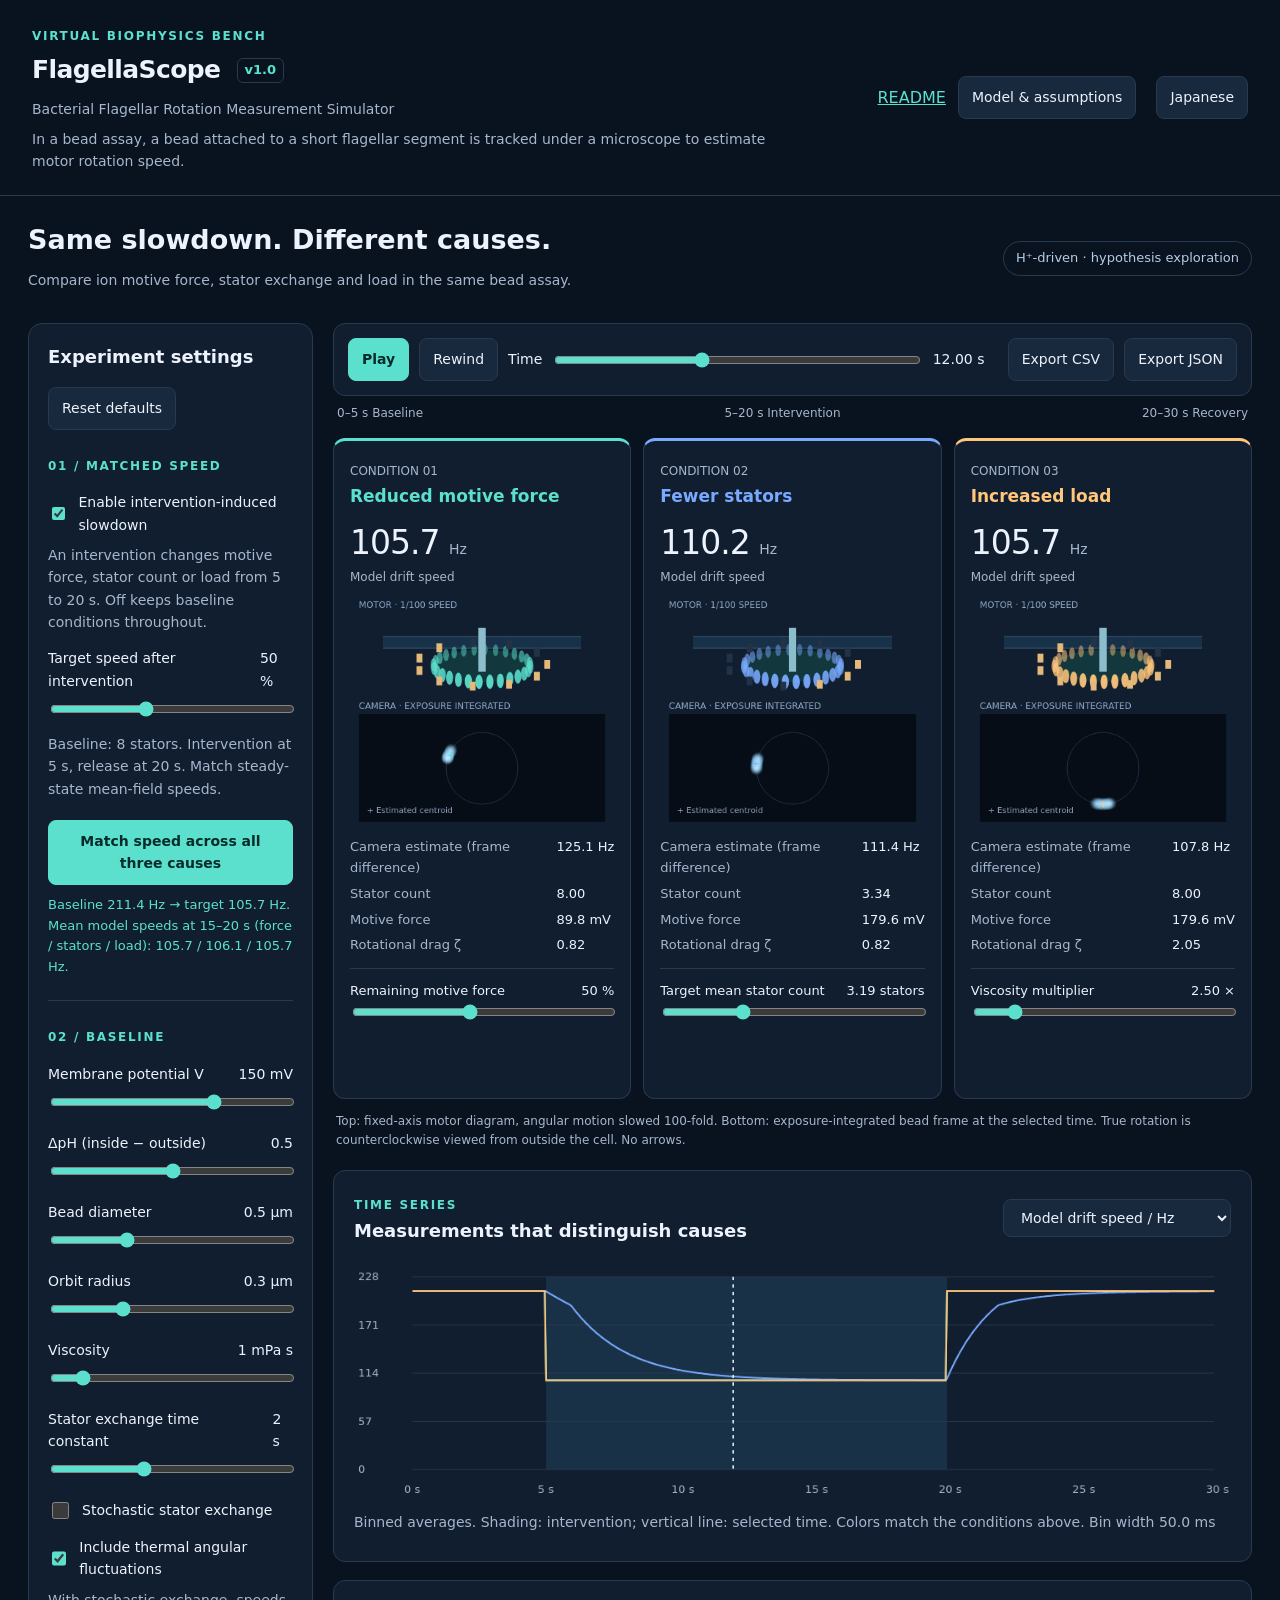
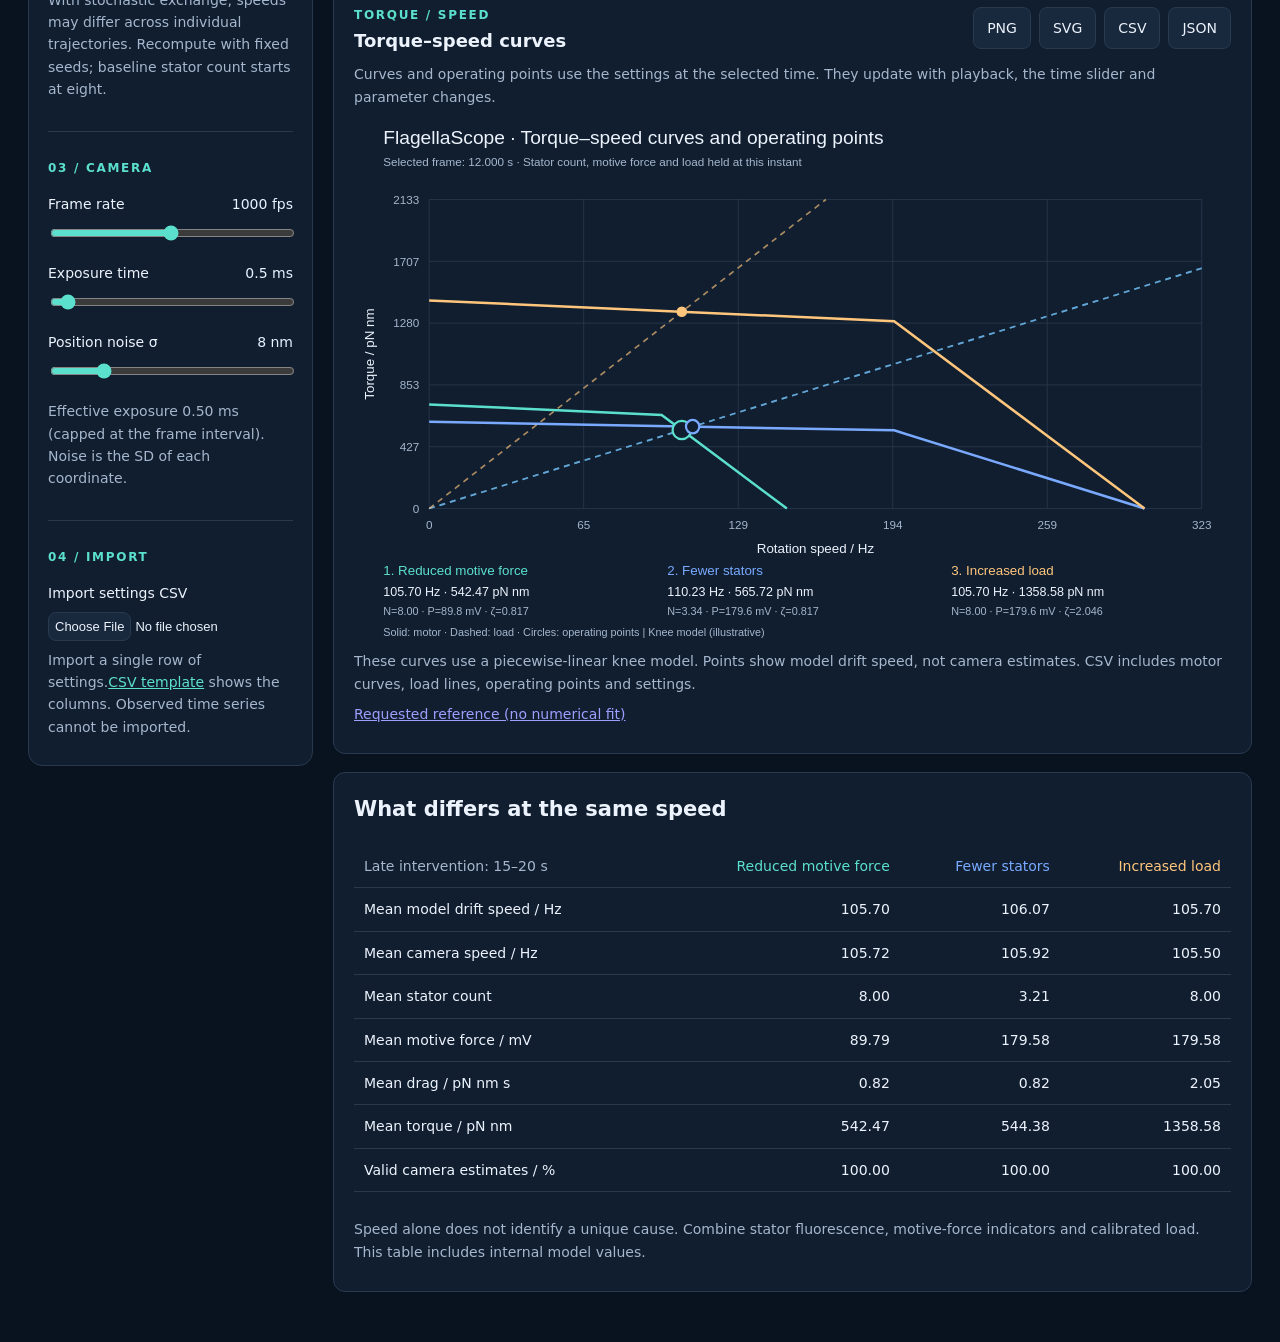
<file: index.html>
<!doctype html>
<html lang="en"><head><meta charset="utf-8"><meta name="viewport" content="width=device-width,initial-scale=1"><title>FlagellaScope — Bacterial Flagellar Rotation Measurement Simulator</title><meta name="description" content="Compare identical slowdowns caused by motive force, stator count and load in a virtual bead assay."><link rel="icon" type="image/svg+xml" href="data:image/svg+xml,%3Csvg xmlns='http://www.w3.org/2000/svg' viewBox='0 0 32 32'%3E%3Crect width='32' height='32' rx='8' fill='%230c1828'/%3E%3Ccircle cx='16' cy='16' r='10' fill='none' stroke='%235ce0ce' stroke-width='3'/%3E%3Ccircle cx='23' cy='9' r='4' fill='%23ffc67c'/%3E%3C/svg%3E"><link rel="stylesheet" href="style.css"></head><body>
<header><div><span class="kicker">VIRTUAL BIOPHYSICS BENCH</span><h1>FlagellaScope <span class="version-tag">v1.0</span></h1><p>バクテリアべん毛回転計測シミュレーター</p><p class="assay-note">ビーズアッセイでは、べん毛の短い部分にビーズを付け、顕微鏡でビーズの回転を追ってモーターの回転速度を推定します。</p></div><div class="header-actions"><a href="README.html" target="_blank" rel="noopener">README</a><button id="modelButton">モデルと仮定</button></div></header>
<main><section class="intro"><div><h2>同じ速度低下。異なる原因。</h2><p>イオン駆動力・固定子交換・負荷を、同じビーズ実験で比較する。</p></div><span class="badge">H⁺駆動・仮説検討用モデル</span></section>
<div class="bench"><aside class="controls"><div class="section-head"><h2>実験条件</h2><button id="reset">初期値</button></div>
<div class="control-group"><span class="kicker">01 / MATCHED SPEED</span><label class="check"><input type="checkbox" id="interventionEnabled" checked>介入による低速化を有効にする</label><p>介入とは、5〜20秒に駆動力・固定子数・負荷のいずれかを変える仮想操作です。オフでは全期間を基準条件で計算します。</p><label for="target">介入後の目標速度 <output id="targetOut"></output></label><input id="target" type="range" min="25" max="90" step="5" value="50"><p>基準の固定子数は8。5秒で介入、20秒で解除。3条件の定常平均場速度を揃えます。</p><button id="match" class="primary">3つの原因を同じ速度に揃える</button><div id="matchStatus" role="status"></div></div>
<div class="control-group"><span class="kicker">02 / BASELINE</span><div id="baseControls"></div><label class="check"><input type="checkbox" id="stochastic">固定子交換を確率的にする</label><label class="check"><input type="checkbox" id="thermal" checked>回転の熱ゆらぎを加える</label><p>確率的交換を有効にすると、単一軌跡の速度一致は崩れることがあります。同じ乱数シードで再計算し、基準区間の固定子数は8に固定します。</p></div>
<div class="control-group"><span class="kicker">03 / CAMERA</span><div id="cameraControls"></div><p id="exposureNote"></p></div><div class="control-group"><span class="kicker">04 / IMPORT</span><label for="conditionsFile">実験条件CSVを読み込む</label><input id="conditionsFile" type="file" accept=".csv,text/csv"><p>1行の設定値を読み込みます。<a href="conditions-template.csv" download>CSVテンプレート</a>を参照してください。観測時系列の読み込みではありません。</p><p id="importStatus" role="status" aria-live="polite"></p></div>
</aside>
<section class="workspace"><div class="transport"><button id="play" class="primary">再生</button><button id="restart">先頭へ</button><label for="time">時刻</label><input id="time" type="range" min="0" max="30" step="0.05" value="12"><output id="timeOut">12.00 s</output><button id="csv">CSV保存</button><button id="json">JSON保存</button></div>
<div class="timeline-labels"><span>0–5 s 基準</span><span>5–20 s 介入</span><span>20–30 s 回復</span></div>
<div class="lanes" id="lanes"></div>
<p class="view-note">上：軸方向を固定したモーター図（回転のみ1/100速）。下：露光積算したビーズ像（選択時刻のカメラフレーム）。矢印なし。真の回転は細胞外側から見て反時計回りです。</p>
<section class="plot-panel"><div class="section-head"><div><span class="kicker">TIME SERIES</span><h2>原因を見分ける観測量</h2></div><select id="metric" aria-label="時系列の表示項目"><option value="speed">真の回転速度 / Hz</option><option value="measured">カメラ推定速度 / Hz</option><option value="n">固定子数</option><option value="pmf">イオン駆動力 / mV</option><option value="drag">回転抵抗 / pN nm s</option><option value="torque">トルク / pN nm</option></select></div><canvas id="chart" width="1050" height="290" role="img" aria-label="3条件の時系列比較"></canvas><p id="plotNote"></p></section>
<section class="plot-panel"><div class="section-head"><div><span class="kicker">TORQUE / SPEED</span><h2>トルク–スピード曲線</h2></div><div class="plot-actions"><button id="torque-png" type="button">PNG</button><button id="torque-svg" type="button">SVG</button><button id="torque-csv" type="button">CSV</button><button id="torque-json" type="button">JSON</button></div></div><p>選択時刻の設定値から計算した曲線と動作点です。時刻スライダー・再生・条件変更に連動します。</p><div id="torquePlot" class="torque-plot"></div><p>kneeを持つ区分線形モデルによる曲線です。カメラ推定値ではなくモデルのドリフト速度を示します。CSVには曲線・負荷直線・動作点と設定値を含みます。</p><p><a href="https://www.pnas.org/doi/10.1073/pnas.0507959103" target="_blank" rel="noopener noreferrer">指定参考論文（数値フィット未実施）</a></p><p id="torqueExportStatus" role="status"></p></section>
<section class="comparison"><h2>同じ速度でも、ここが違う</h2><div class="table-wrap"><table><thead><tr><th>介入終盤 15–20 s</th><th>駆動力低下</th><th>固定子減少</th><th>負荷増加</th></tr></thead><tbody id="summary"></tbody></table></div><p>速度だけでは原因を一意に決められません。固定子蛍光、駆動力の指標、負荷の校正を組み合わせる仮想実験です。比較表はシミュレーター内部の真値を含みます。</p></section>
</section></div></main>
<dialog id="model"><div class="modal"><button id="closeModel" class="close" aria-label="閉じる">×</button><span class="kicker">MODEL / v1.0</span><h2>計算式と適用範囲</h2><p>特定菌種・変異株の実測値にフィットしたモデルではありません。H⁺駆動モーターを想定した、原因比較のための現象論的モデルです。Na⁺駆動、反転スイッチング、壁面補正、細胞体負荷、フックの弾性は含みません。</p>
<h3>駆動力と力学</h3><p>25 °C、V = ψ外 − ψ内、ΔpH = pH内 − pH外 と定義。内向き駆動力 P = max(0, V + 59.16 ΔpH) mV。p = P / 180。</p><p>標準はkneeを持つ区分線形モデルです。τ₀ = 180Np、f₀ = 300p、fₖ = 0.65f₀。0 ≤ f ≤ fₖ では τ = τ₀(1 − 0.1f/fₖ)、fₖ &lt; f ≤ f₀ では τ = 0.9τ₀(f₀ − f)/(f₀ − fₖ)、f ≥ f₀ では τ = 0。負荷 τ = 2πζf との交点を両区間で解析的に計算します。P = 0 または N = 0 では f = 0。係数180 pN nm、300 Hz、knee比0.65、kneeトルク比0.9は例示用の仮定であり、指定論文の図を数値化・フィットした値ではありません。knee・無負荷速度は駆動力に比例し、固定子数には依存しないと仮定します。</p><p>球形ビーズ半径 a、回転半径 r、粘度 η を使い ζ = 6πηar² + 8πηa³。入力単位が μm、mPa s のとき、結果は pN nm s。ビーズが軌道を周回し、自身も同じ角速度で回転する剛結合を仮定します。壁面近傍の実験への直接適用はできません。</p>
<h3>同じ速度への自動設定</h3><p>目標は f* = q fᵦ。駆動力は基準のq倍、固定子平均数は N* = 2πζf* / τ(1,p,f*)、負荷は ζ* = τ(8,p,f*) / (2πf*) に設定します。ここでτは上記kneeモデルです。初期状態では決定論的な平均場モデルを使って3条件の速度を揃えます。確率的な整数固定子数を有効にすると、単一軌跡の15–20秒平均は目標から大きくずれる場合があります。駆動力が0のときは3原因を区別できません。</p>
<h3>固定子の交換</h3><p>最大11サイト。結合率 (11 − N)N* / (11tᵣ)、解離率 N(11 − N*) / (11tᵣ)。平均は時定数 tᵣ で N* に近づきます。負荷に応じたリクルートメントや駆動力による結合安定性の変化は本版では切り離し、原因を比較します。これらの速度定数は教育用の設定値です。確率的交換をオフにすると、交換停止ではなく連続的な平均場緩和になります。</p>
<h3>観察モデル</h3><p>角度は dθ = 2πf dt + √(2kBT/ζ)dW、kBT = 4.116 pN nm。「真の速度」はその時刻の固定子数・負荷・駆動力から求まるドリフト速度 f で、熱ゆらぎを含む角度差速度とは異なります。内部刻み0.25 ms。露光中のビーズ座標を複素平面で台形積分し、x・yに独立なガウス位置ノイズを加えます。隣接フレームの主値角度差（−π〜π）から速度を推定するため、|f| &gt; fps/2 では折り返しが起こります。露光による正規化像半径が0.15未満のフレーム対は欠測とします。完全な顕微鏡光学像や光子統計の再現ではありません。</p><p>固定子乱数シードは12345、23456、34567。熱ゆらぎは各値に199、カメラは99を加えた独立シード。CSVは各カメラフレームの真値・推定値と条件を含みます。結果は仮説の比較用で、実験から原因を診断するものではありません。</p></div></dialog>
<script src="i18n.js"></script><script src="model.js"></script><script src="conditions.js"></script><script src="torque.js"></script><script src="app.js"></script></body></html>
</file>
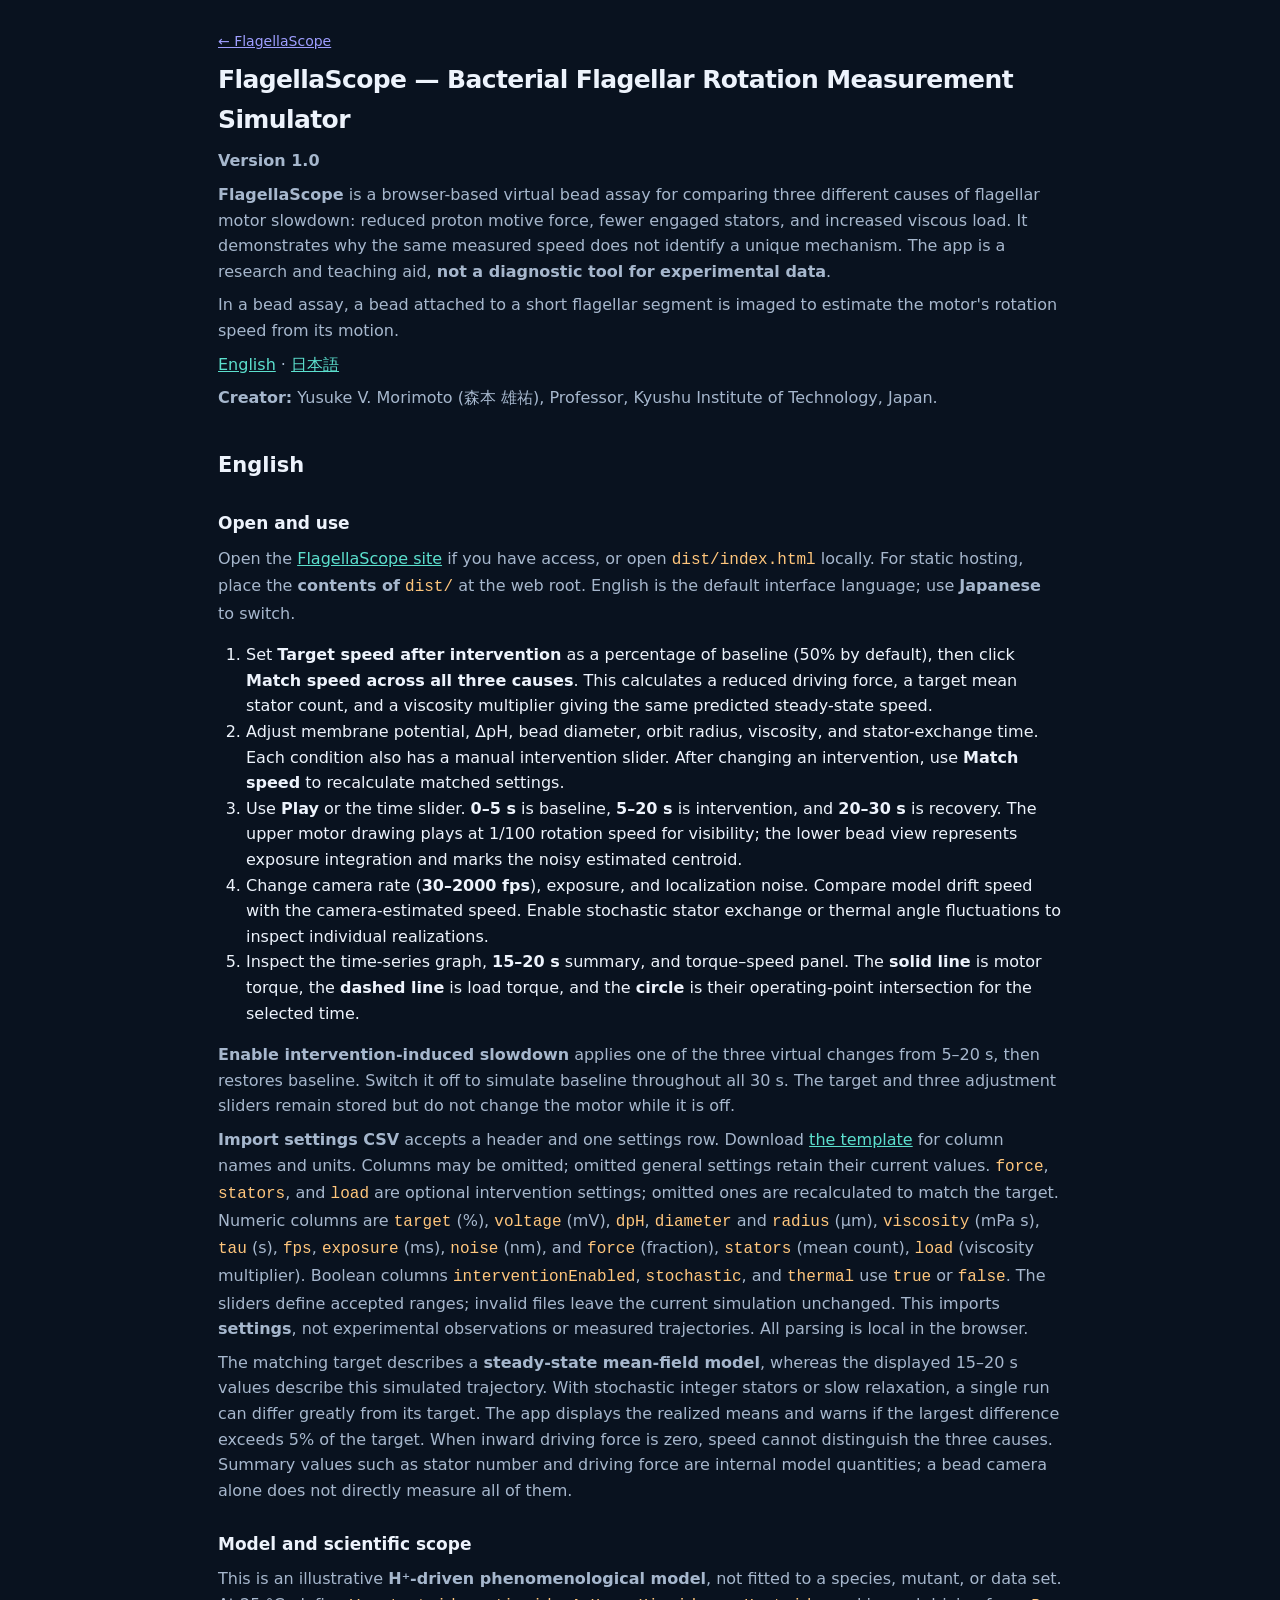
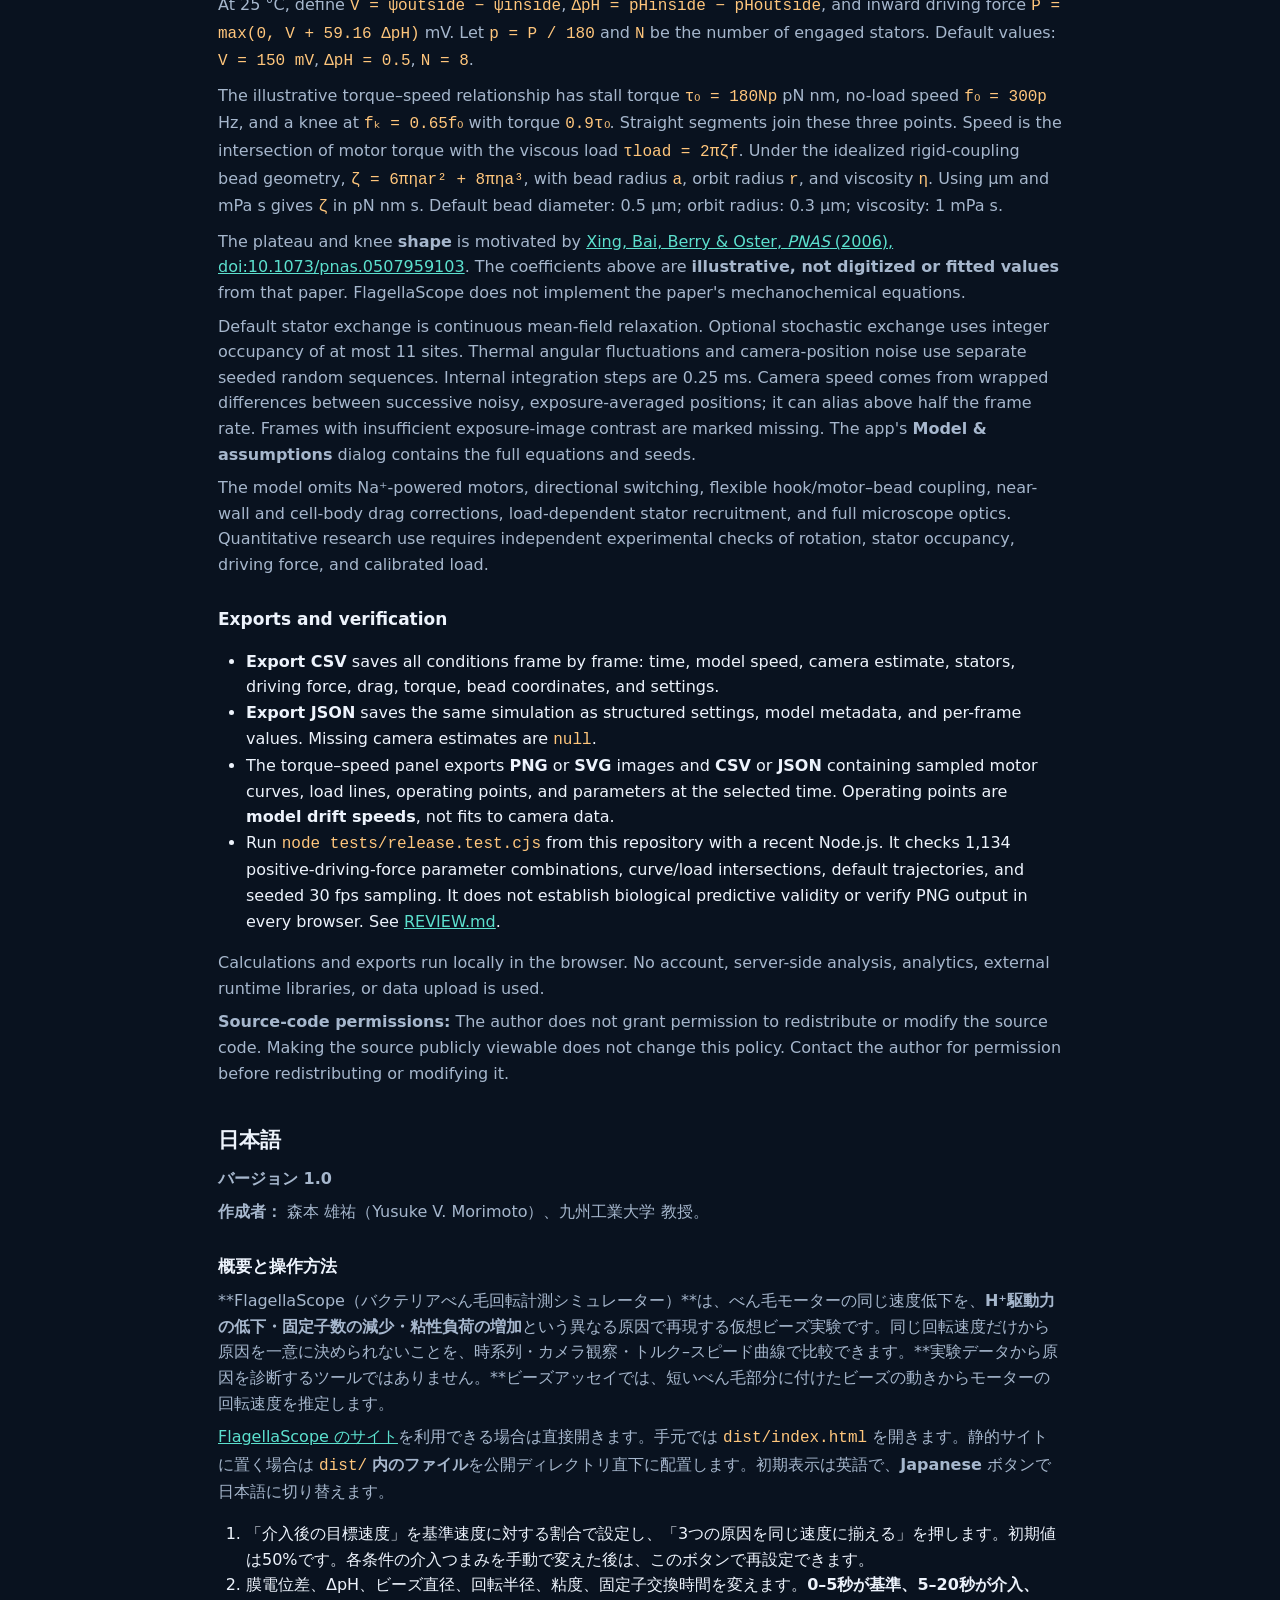
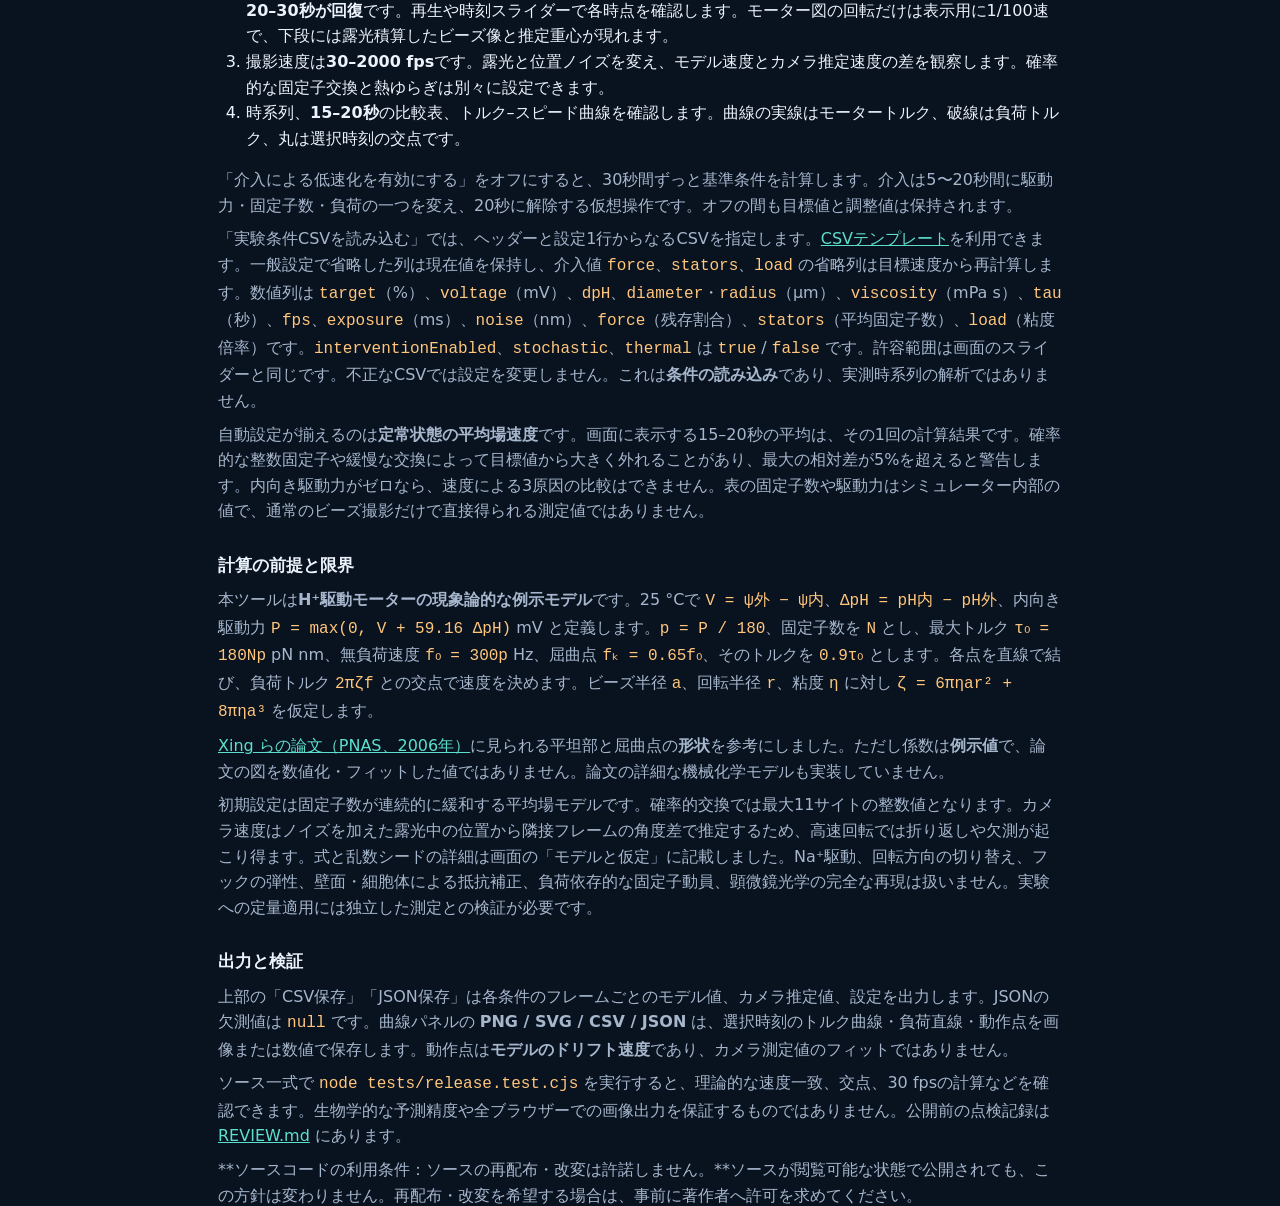
<file: README.html>
<!doctype html><html lang="en"><meta charset="utf-8"><meta name="viewport" content="width=device-width, initial-scale=1"><title>FlagellaScope README</title><link rel="stylesheet" href="style.css"><style>main{max-width:900px}article{overflow-wrap:anywhere}article p,article li{font-size:16px}article h2{margin-top:38px}article h3{margin-top:28px}article a{color:var(--green)}article code{color:var(--orange)}article ol,article ul{padding-left:28px}</style><main><p><a href="index.html">← FlagellaScope</a></p><article><h1>FlagellaScope — Bacterial Flagellar Rotation Measurement Simulator</h1>
<p><strong>Version 1.0</strong></p>
<p><strong>FlagellaScope</strong> is a browser-based virtual bead assay for comparing three different causes of flagellar motor slowdown: reduced proton motive force, fewer engaged stators, and increased viscous load. It demonstrates why the same measured speed does not identify a unique mechanism. The app is a research and teaching aid, <strong>not a diagnostic tool for experimental data</strong>.</p>
<p>In a bead assay, a bead attached to a short flagellar segment is imaged to estimate the motor&#39;s rotation speed from its motion.</p>
<p><a href="#english">English</a> · <a href="#%E6%97%A5%E6%9C%AC%E8%AA%9E">日本語</a></p>
<p><strong>Creator:</strong> Yusuke V. Morimoto (森本 雄祐), Professor, Kyushu Institute of Technology, Japan.</p>
<h2>English</h2>
<h3>Open and use</h3>
<p>Open the <a href="https://motor-causality-lab.yvm001.chatgpt.site">FlagellaScope site</a> if you have access, or open <code>dist/index.html</code> locally. For static hosting, place the <strong>contents of</strong> <code>dist/</code> at the web root. English is the default interface language; use <strong>Japanese</strong> to switch.</p>
<ol>
<li>Set <strong>Target speed after intervention</strong> as a percentage of baseline (50% by default), then click <strong>Match speed across all three causes</strong>. This calculates a reduced driving force, a target mean stator count, and a viscosity multiplier giving the same predicted steady-state speed.</li>
<li>Adjust membrane potential, ΔpH, bead diameter, orbit radius, viscosity, and stator-exchange time. Each condition also has a manual intervention slider. After changing an intervention, use <strong>Match speed</strong> to recalculate matched settings.</li>
<li>Use <strong>Play</strong> or the time slider. <strong>0–5 s</strong> is baseline, <strong>5–20 s</strong> is intervention, and <strong>20–30 s</strong> is recovery. The upper motor drawing plays at 1/100 rotation speed for visibility; the lower bead view represents exposure integration and marks the noisy estimated centroid.</li>
<li>Change camera rate (<strong>30–2000 fps</strong>), exposure, and localization noise. Compare model drift speed with the camera-estimated speed. Enable stochastic stator exchange or thermal angle fluctuations to inspect individual realizations.</li>
<li>Inspect the time-series graph, <strong>15–20 s</strong> summary, and torque–speed panel. The <strong>solid line</strong> is motor torque, the <strong>dashed line</strong> is load torque, and the <strong>circle</strong> is their operating-point intersection for the selected time.</li>
</ol>
<p><strong>Enable intervention-induced slowdown</strong> applies one of the three virtual changes from 5–20 s, then restores baseline. Switch it off to simulate baseline throughout all 30 s. The target and three adjustment sliders remain stored but do not change the motor while it is off.</p>
<p><strong>Import settings CSV</strong> accepts a header and one settings row. Download <a href="conditions-template.csv">the template</a> for column names and units. Columns may be omitted; omitted general settings retain their current values. <code>force</code>, <code>stators</code>, and <code>load</code> are optional intervention settings; omitted ones are recalculated to match the target. Numeric columns are <code>target</code> (%), <code>voltage</code> (mV), <code>dpH</code>, <code>diameter</code> and <code>radius</code> (μm), <code>viscosity</code> (mPa s), <code>tau</code> (s), <code>fps</code>, <code>exposure</code> (ms), <code>noise</code> (nm), and <code>force</code> (fraction), <code>stators</code> (mean count), <code>load</code> (viscosity multiplier). Boolean columns <code>interventionEnabled</code>, <code>stochastic</code>, and <code>thermal</code> use <code>true</code> or <code>false</code>. The sliders define accepted ranges; invalid files leave the current simulation unchanged. This imports <strong>settings</strong>, not experimental observations or measured trajectories. All parsing is local in the browser.</p>
<p>The matching target describes a <strong>steady-state mean-field model</strong>, whereas the displayed 15–20 s values describe this simulated trajectory. With stochastic integer stators or slow relaxation, a single run can differ greatly from its target. The app displays the realized means and warns if the largest difference exceeds 5% of the target. When inward driving force is zero, speed cannot distinguish the three causes. Summary values such as stator number and driving force are internal model quantities; a bead camera alone does not directly measure all of them.</p>
<h3>Model and scientific scope</h3>
<p>This is an illustrative <strong>H⁺-driven phenomenological model</strong>, not fitted to a species, mutant, or data set. At 25 °C, define <code>V = ψoutside − ψinside</code>, <code>ΔpH = pHinside − pHoutside</code>, and inward driving force <code>P = max(0, V + 59.16 ΔpH)</code> mV. Let <code>p = P / 180</code> and <code>N</code> be the number of engaged stators. Default values: <code>V = 150 mV</code>, <code>ΔpH = 0.5</code>, <code>N = 8</code>.</p>
<p>The illustrative torque–speed relationship has stall torque <code>τ₀ = 180Np</code> pN nm, no-load speed <code>f₀ = 300p</code> Hz, and a knee at <code>fₖ = 0.65f₀</code> with torque <code>0.9τ₀</code>. Straight segments join these three points. Speed is the intersection of motor torque with the viscous load <code>τload = 2πζf</code>. Under the idealized rigid-coupling bead geometry, <code>ζ = 6πηar² + 8πηa³</code>, with bead radius <code>a</code>, orbit radius <code>r</code>, and viscosity <code>η</code>. Using μm and mPa s gives <code>ζ</code> in pN nm s. Default bead diameter: 0.5 μm; orbit radius: 0.3 μm; viscosity: 1 mPa s.</p>
<p>The plateau and knee <strong>shape</strong> is motivated by <a href="https://doi.org/10.1073/pnas.0507959103">Xing, Bai, Berry &amp; Oster, <em>PNAS</em> (2006), doi:10.1073/pnas.0507959103</a>. The coefficients above are <strong>illustrative, not digitized or fitted values</strong> from that paper. FlagellaScope does not implement the paper&#39;s mechanochemical equations.</p>
<p>Default stator exchange is continuous mean-field relaxation. Optional stochastic exchange uses integer occupancy of at most 11 sites. Thermal angular fluctuations and camera-position noise use separate seeded random sequences. Internal integration steps are 0.25 ms. Camera speed comes from wrapped differences between successive noisy, exposure-averaged positions; it can alias above half the frame rate. Frames with insufficient exposure-image contrast are marked missing. The app&#39;s <strong>Model &amp; assumptions</strong> dialog contains the full equations and seeds.</p>
<p>The model omits Na⁺-powered motors, directional switching, flexible hook/motor–bead coupling, near-wall and cell-body drag corrections, load-dependent stator recruitment, and full microscope optics. Quantitative research use requires independent experimental checks of rotation, stator occupancy, driving force, and calibrated load.</p>
<h3>Exports and verification</h3>
<ul>
<li><strong>Export CSV</strong> saves all conditions frame by frame: time, model speed, camera estimate, stators, driving force, drag, torque, bead coordinates, and settings.</li>
<li><strong>Export JSON</strong> saves the same simulation as structured settings, model metadata, and per-frame values. Missing camera estimates are <code>null</code>.</li>
<li>The torque–speed panel exports <strong>PNG</strong> or <strong>SVG</strong> images and <strong>CSV</strong> or <strong>JSON</strong> containing sampled motor curves, load lines, operating points, and parameters at the selected time. Operating points are <strong>model drift speeds</strong>, not fits to camera data.</li>
<li>Run <code>node tests/release.test.cjs</code> from this repository with a recent Node.js. It checks 1,134 positive-driving-force parameter combinations, curve/load intersections, default trajectories, and seeded 30 fps sampling. It does not establish biological predictive validity or verify PNG output in every browser. See <a href="REVIEW.md">REVIEW.md</a>.</li>
</ul>
<p>Calculations and exports run locally in the browser. No account, server-side analysis, analytics, external runtime libraries, or data upload is used.</p>
<p><strong>Source-code permissions:</strong> The author does not grant permission to redistribute or modify the source code. Making the source publicly viewable does not change this policy. Contact the author for permission before redistributing or modifying it.</p>
<h2>日本語</h2>
<p><strong>バージョン 1.0</strong></p>
<p><strong>作成者：</strong> 森本 雄祐（Yusuke V. Morimoto）、九州工業大学 教授。</p>
<h3>概要と操作方法</h3>
<p>**FlagellaScope（バクテリアべん毛回転計測シミュレーター）**は、べん毛モーターの同じ速度低下を、<strong>H⁺駆動力の低下・固定子数の減少・粘性負荷の増加</strong>という異なる原因で再現する仮想ビーズ実験です。同じ回転速度だけから原因を一意に決められないことを、時系列・カメラ観察・トルク–スピード曲線で比較できます。**実験データから原因を診断するツールではありません。**ビーズアッセイでは、短いべん毛部分に付けたビーズの動きからモーターの回転速度を推定します。</p>
<p><a href="https://motor-causality-lab.yvm001.chatgpt.site">FlagellaScope のサイト</a>を利用できる場合は直接開きます。手元では <code>dist/index.html</code> を開きます。静的サイトに置く場合は <code>dist/</code> <strong>内のファイル</strong>を公開ディレクトリ直下に配置します。初期表示は英語で、<strong>Japanese</strong> ボタンで日本語に切り替えます。</p>
<ol>
<li>「介入後の目標速度」を基準速度に対する割合で設定し、「3つの原因を同じ速度に揃える」を押します。初期値は50%です。各条件の介入つまみを手動で変えた後は、このボタンで再設定できます。</li>
<li>膜電位差、ΔpH、ビーズ直径、回転半径、粘度、固定子交換時間を変えます。<strong>0–5秒が基準、5–20秒が介入、20–30秒が回復</strong>です。再生や時刻スライダーで各時点を確認します。モーター図の回転だけは表示用に1/100速で、下段には露光積算したビーズ像と推定重心が現れます。</li>
<li>撮影速度は<strong>30–2000 fps</strong>です。露光と位置ノイズを変え、モデル速度とカメラ推定速度の差を観察します。確率的な固定子交換と熱ゆらぎは別々に設定できます。</li>
<li>時系列、<strong>15–20秒</strong>の比較表、トルク–スピード曲線を確認します。曲線の実線はモータートルク、破線は負荷トルク、丸は選択時刻の交点です。</li>
</ol>
<p>「介入による低速化を有効にする」をオフにすると、30秒間ずっと基準条件を計算します。介入は5〜20秒間に駆動力・固定子数・負荷の一つを変え、20秒に解除する仮想操作です。オフの間も目標値と調整値は保持されます。</p>
<p>「実験条件CSVを読み込む」では、ヘッダーと設定1行からなるCSVを指定します。<a href="conditions-template.csv">CSVテンプレート</a>を利用できます。一般設定で省略した列は現在値を保持し、介入値 <code>force</code>、<code>stators</code>、<code>load</code> の省略列は目標速度から再計算します。数値列は <code>target</code>（%）、<code>voltage</code>（mV）、<code>dpH</code>、<code>diameter</code>・<code>radius</code>（μm）、<code>viscosity</code>（mPa s）、<code>tau</code>（秒）、<code>fps</code>、<code>exposure</code>（ms）、<code>noise</code>（nm）、<code>force</code>（残存割合）、<code>stators</code>（平均固定子数）、<code>load</code>（粘度倍率）です。<code>interventionEnabled</code>、<code>stochastic</code>、<code>thermal</code> は <code>true</code> / <code>false</code> です。許容範囲は画面のスライダーと同じです。不正なCSVでは設定を変更しません。これは<strong>条件の読み込み</strong>であり、実測時系列の解析ではありません。</p>
<p>自動設定が揃えるのは<strong>定常状態の平均場速度</strong>です。画面に表示する15–20秒の平均は、その1回の計算結果です。確率的な整数固定子や緩慢な交換によって目標値から大きく外れることがあり、最大の相対差が5%を超えると警告します。内向き駆動力がゼロなら、速度による3原因の比較はできません。表の固定子数や駆動力はシミュレーター内部の値で、通常のビーズ撮影だけで直接得られる測定値ではありません。</p>
<h3>計算の前提と限界</h3>
<p>本ツールは<strong>H⁺駆動モーターの現象論的な例示モデル</strong>です。25 °Cで <code>V = ψ外 − ψ内</code>、<code>ΔpH = pH内 − pH外</code>、内向き駆動力 <code>P = max(0, V + 59.16 ΔpH)</code> mV と定義します。<code>p = P / 180</code>、固定子数を <code>N</code> とし、最大トルク <code>τ₀ = 180Np</code> pN nm、無負荷速度 <code>f₀ = 300p</code> Hz、屈曲点 <code>fₖ = 0.65f₀</code>、そのトルクを <code>0.9τ₀</code> とします。各点を直線で結び、負荷トルク <code>2πζf</code> との交点で速度を決めます。ビーズ半径 <code>a</code>、回転半径 <code>r</code>、粘度 <code>η</code> に対し <code>ζ = 6πηar² + 8πηa³</code> を仮定します。</p>
<p><a href="https://doi.org/10.1073/pnas.0507959103">Xing らの論文（PNAS、2006年）</a>に見られる平坦部と屈曲点の<strong>形状</strong>を参考にしました。ただし係数は<strong>例示値</strong>で、論文の図を数値化・フィットした値ではありません。論文の詳細な機械化学モデルも実装していません。</p>
<p>初期設定は固定子数が連続的に緩和する平均場モデルです。確率的交換では最大11サイトの整数値となります。カメラ速度はノイズを加えた露光中の位置から隣接フレームの角度差で推定するため、高速回転では折り返しや欠測が起こり得ます。式と乱数シードの詳細は画面の「モデルと仮定」に記載しました。Na⁺駆動、回転方向の切り替え、フックの弾性、壁面・細胞体による抵抗補正、負荷依存的な固定子動員、顕微鏡光学の完全な再現は扱いません。実験への定量適用には独立した測定との検証が必要です。</p>
<h3>出力と検証</h3>
<p>上部の「CSV保存」「JSON保存」は各条件のフレームごとのモデル値、カメラ推定値、設定を出力します。JSONの欠測値は <code>null</code> です。曲線パネルの <strong>PNG / SVG / CSV / JSON</strong> は、選択時刻のトルク曲線・負荷直線・動作点を画像または数値で保存します。動作点は<strong>モデルのドリフト速度</strong>であり、カメラ測定値のフィットではありません。</p>
<p>ソース一式で <code>node tests/release.test.cjs</code> を実行すると、理論的な速度一致、交点、30 fpsの計算などを確認できます。生物学的な予測精度や全ブラウザーでの画像出力を保証するものではありません。公開前の点検記録は <a href="REVIEW.md">REVIEW.md</a> にあります。</p>
<p>**ソースコードの利用条件：ソースの再配布・改変は許諾しません。**ソースが閲覧可能な状態で公開されても、この方針は変わりません。再配布・改変を希望する場合は、事前に著作者へ許可を求めてください。</p>
</article></main></html>
</file>
<file: style.css>
*{box-sizing:border-box} :root{color-scheme:dark;--bg:#09121f;--panel:#101e30;--line:#29394e;--text:#edf3fc;--muted:#a6b7cd;--green:#5ce0ce;--blue:#79aaff;--orange:#ffc67c}body{margin:0;background:var(--bg);color:var(--text);font:16px/1.6 system-ui,-apple-system,'Noto Sans JP',sans-serif}header{padding:22px 32px;border-bottom:1px solid var(--line);display:flex;align-items:center;justify-content:space-between;gap:20px}h1{font-size:25px;margin:2px 0;font-weight:650;letter-spacing:-.6px}h2{font-size:21px;margin:0}h3{font-size:17px;margin:24px 0 6px}p{color:var(--muted);margin:8px 0;font-size:14px}.kicker{font-size:12px;color:var(--green);letter-spacing:1.7px;font-weight:650}button,select{font:inherit;font-size:14px;color:var(--text);border:1px solid var(--line);background:#18283d;border-radius:8px;padding:9px 13px;cursor:pointer}button:hover{background:#233a52}button:focus-visible,select:focus-visible,input:focus-visible{outline:2px solid var(--green);outline-offset:3px}.primary{background:var(--green);color:#062b2a;border-color:var(--green);font-weight:650}.primary:hover{background:#8aeee0}main{max-width:1700px;margin:auto;padding:22px 28px 50px}.intro{display:flex;align-items:center;justify-content:space-between;gap:20px;margin-bottom:24px}.intro h2{font-size:27px}.badge{font-size:13px;color:#b6cde5;border:1px solid var(--line);border-radius:20px;padding:6px 12px;white-space:nowrap}.bench{display:grid;grid-template-columns:285px minmax(0,1fr);gap:20px}.controls{border:1px solid var(--line);border-radius:14px;background:var(--panel);padding:19px;align-self:start}.section-head{display:flex;justify-content:space-between;align-items:center;gap:15px;flex-wrap:wrap}.section-head h2{font-size:18px}.control-group{padding:22px 0;border-bottom:1px solid var(--line)}.control-group:last-child{border:0;padding-bottom:0}.control-group>label,.field>label{display:flex;justify-content:space-between;gap:10px;font-size:14px;margin:14px 0 7px}.field output,output{font-variant-numeric:tabular-nums;color:#e5f4ff}.field small{color:var(--muted);font-size:12px}.field{margin:14px 0}input[type=range]{width:100%;accent-color:var(--green);cursor:pointer}.control-group button{width:100%;margin-top:12px}.check{justify-content:flex-start!important;align-items:center}.check input{accent-color:var(--green);width:17px;height:17px}.transport{display:flex;align-items:center;gap:10px;flex-wrap:wrap;padding:14px;background:var(--panel);border:1px solid var(--line);border-radius:12px}.transport input{flex:1;min-width:100px}.transport label{font-size:14px}.transport output{min-width:65px;font-size:14px}.timeline-labels{display:flex;justify-content:space-between;color:var(--muted);font-size:12px;margin:8px 4px 15px}.lanes{display:grid;grid-template-columns:repeat(3,minmax(0,1fr));gap:12px}.lane{--accent:var(--green);border:1px solid var(--line);border-top:3px solid var(--accent);background:var(--panel);border-radius:12px;overflow:hidden;padding:16px}.lane h3{font-size:17px;margin:0;color:var(--accent)}.lane .tag{font-size:12px;color:var(--muted)}.speed{font-size:33px;letter-spacing:-1px;font-variant-numeric:tabular-nums;line-height:1.25;margin-top:12px}.speed small{font-size:14px;color:var(--muted);letter-spacing:0}.lane canvas{width:100%;height:auto;display:block;margin:5px 0}.stats{display:grid;grid-template-columns:1fr auto;font-size:13px;gap:5px}.stats span:nth-child(odd){color:var(--muted)}.adjust{padding-top:12px;border-top:1px solid var(--line);margin-top:12px}.adjust label{display:flex;justify-content:space-between;font-size:13px}.warning{min-height:44px;margin-top:10px;color:var(--orange);font-size:12px;line-height:1.5}.view-note{font-size:12px;margin:13px 3px 20px}.plot-panel,.comparison{background:var(--panel);border:1px solid var(--line);padding:20px;border-radius:12px;margin-top:18px}.plot-panel canvas{display:block;width:100%;height:auto;margin-top:15px}.table-wrap{overflow:auto}table{border-collapse:collapse;width:100%;font-size:14px;margin:18px 0}th,td{text-align:right;padding:10px;border-bottom:1px solid var(--line);white-space:nowrap;font-variant-numeric:tabular-nums}th:first-child,td:first-child{text-align:left}th{font-weight:500;color:var(--muted)}th:nth-child(2){color:var(--green)}th:nth-child(3){color:var(--blue)}th:nth-child(4){color:var(--orange)}#matchStatus{font-size:13px;color:var(--green);margin-top:10px}dialog{background:var(--panel);color:var(--text);border:1px solid var(--line);border-radius:14px;max-width:800px;width:calc(100% - 30px);max-height:85vh;padding:0}dialog::backdrop{background:#000a}.modal{padding:28px}.modal p{font-size:15px}.close{float:right;font-size:22px;padding:1px 12px}@media(min-width:1600px){.lane canvas{max-height:300px}}@media(max-width:1150px){.bench{grid-template-columns:240px minmax(0,1fr)}main{padding:20px 16px}.lane{padding:11px}.speed{font-size:27px}.stats{font-size:12px}}@media(max-width:900px){.bench{display:flex;flex-direction:column}.controls{width:100%;display:grid;grid-template-columns:repeat(3,minmax(0,1fr));gap:20px}.controls>.section-head{grid-column:1/-1}.control-group{border:0;padding:0}.intro{align-items:flex-start}.badge{white-space:normal}}@media(max-width:620px){header{padding:16px}.intro{display:block}.badge{display:inline-block;margin-top:10px}.intro h2{font-size:23px}.controls{display:block}.control-group{padding-top:20px}.lanes{grid-template-columns:1fr}.lane{padding:18px}.lane canvas{height:260px;width:100%;object-fit:contain}.speed{font-size:34px}.stats{font-size:14px}.transport{gap:8px}.transport input{order:8;flex-basis:70%}.timeline-labels{font-size:11px}.plot-panel{padding:14px}.plot-panel canvas{min-height:180px}.section-head select{max-width:100%}h1{font-size:21px}}
header{flex-wrap:wrap}header>div:first-child{flex:1 1 480px;min-width:200px}
 #matchStatus.warning-state{color:var(--orange)}
 .torque-plot{overflow-x:auto}.torque-plot svg{display:block;width:100%;height:auto;min-width:640px}.plot-actions{display:flex;gap:8px;flex-wrap:wrap}

.header-actions{display:flex;align-items:center;gap:12px;flex-wrap:wrap}.header-actions a,.control-group a{color:var(--green)}.assay-note{max-width:760px;font-size:14px;margin:3px 0 0}.control-group input[type=file]{width:100%;max-width:100%;font-size:13px}.control-group input[type=file]::file-selector-button{font:inherit;color:var(--text);background:#18283d;border:1px solid var(--line);border-radius:8px;padding:6px;cursor:pointer}.control-group input:disabled{opacity:.45;cursor:not-allowed}#importStatus{overflow-wrap:anywhere}
.header-actions{flex:0 0 auto;justify-content:flex-end;margin-left:auto}@media(max-width:620px){.header-actions{width:100%;justify-content:flex-end}}
.version-tag{display:inline-block;vertical-align:middle;margin-left:8px;padding:1px 7px;border:1px solid var(--line);border-radius:6px;color:var(--green);font-size:13px;font-weight:600;letter-spacing:0}
</file>
